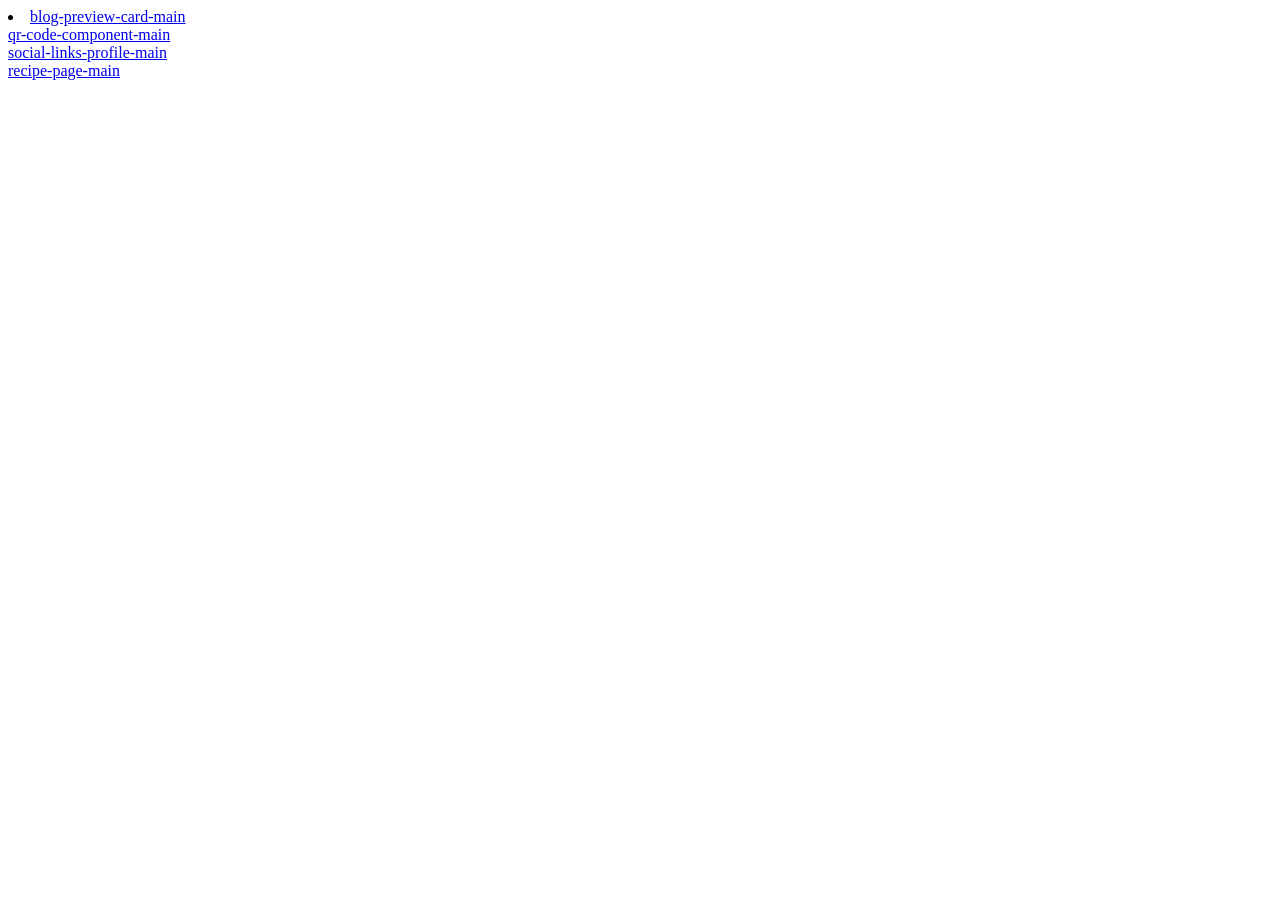
<file: index.html>
<!DOCTYPE html>
<html lang="en">
<head>
    <meta charset="UTF-8">
    <meta name="viewport" content="width=device-width, initial-scale=1.0">
    <title>Document</title>
</head>
<body>
    <li>
        <a href="./blog-preview-card-main/index.html">
blog-preview-card-main
        </a>
<br>
        <a href="./qr-code-component-main/index.html">
qr-code-component-main
        </a>
<br>
        <a href="./social-links-profile-main/index.html">
social-links-profile-main
        </a>
        <br>
        <a href="./recipe-page-main/index.html">
recipe-page-main
        </a>
    </li> 
</body>
</html>
</file>
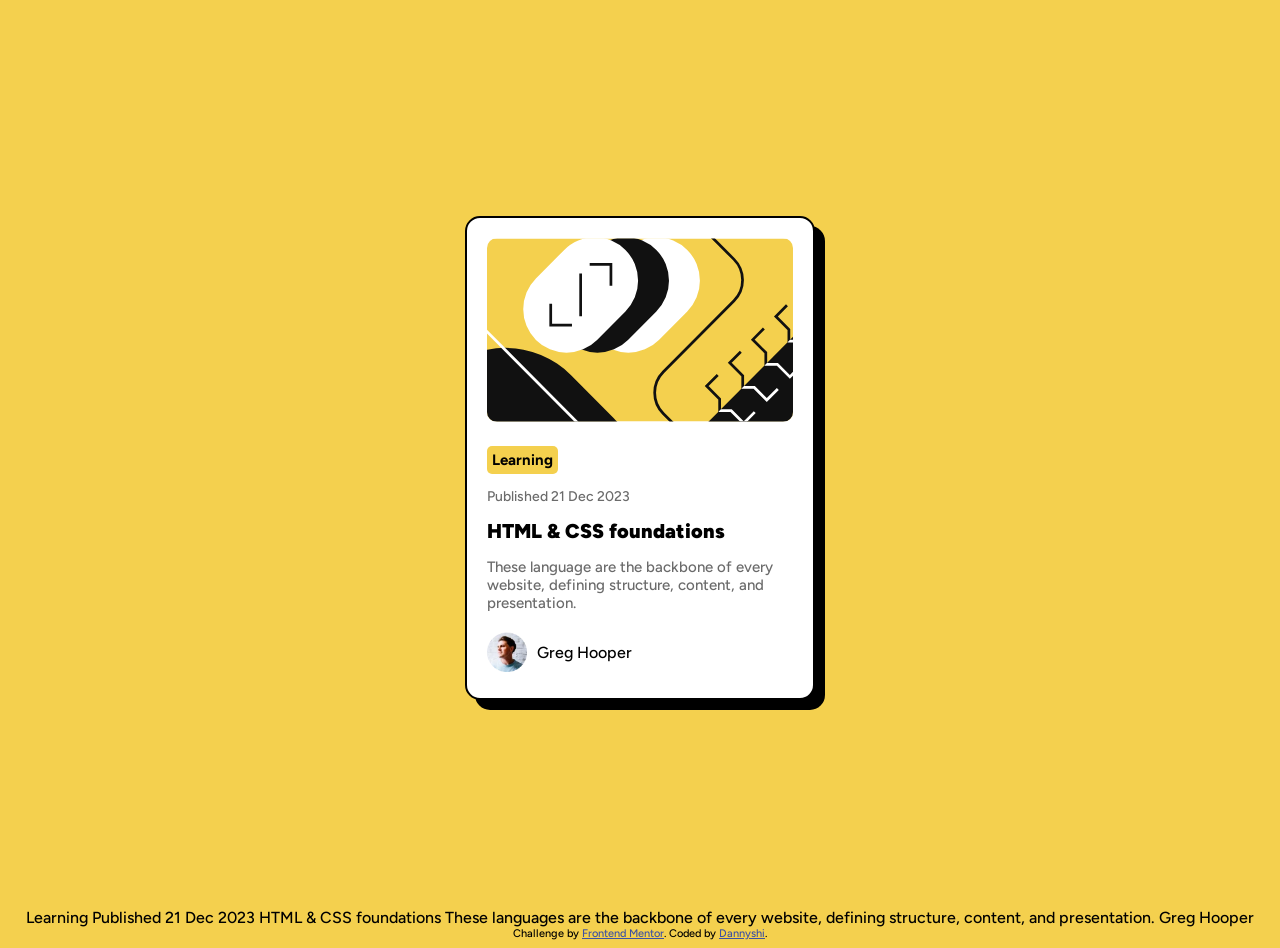
<file: blog-preview-card-main/index.html>
<!DOCTYPE html>
<html lang="en">

<head>
  <meta charset="UTF-8">
  <meta name="viewport" content="width=device-width, initial-scale=1.0">
  <!-- displays site properly based on user's device -->
  <title>Frontend Mentor | Blog preview card</title>

  <link rel="icon" type="image/png" sizes="32x32" href="./assets/images/favicon-32x32.png">
  <link rel="preconnect" href="https://fonts.googleapis.com">
  <link rel="preconnect" href="https://fonts.gstatic.com" crossorigin>
  <link href="https://fonts.googleapis.com/css2?family=Figtree:ital,wght@0,300..900;1,300..900&display=swap"
    rel="stylesheet">

  <link rel="stylesheet" href="./assets/style.css">


  <!-- Feel free to remove these styles or customise in your own stylesheet 👍 -->
</head>

<body>

  <div class="container-preview-card">
    <div class="preview-card">
      <img class="preview-img" src="./assets/images/illustration-article.svg" sizes="" alt="">
      <div class="container-tag" src="" alt="">
        <div class="tag" id="Learning">
          Learning
        </div>
      </div>
      <p class="published-date">Published 21 Dec 2023 </p>
      <h1>HTML & CSS foundations</h1>
      <p class="description">
        These language are the backbone of every website, defining structure, content, and
        presentation.
      </p>
      <div class="author-box">
        <img src="./assets/images/image-avatar.webp" alt="">
        <p>Greg Hooper</p>
      </div>
    </div>
  </div>

</body>
<footer>
  Learning

  Published 21 Dec 2023

  HTML & CSS foundations

  These languages are the backbone of every website, defining structure, content, and presentation.

  Greg Hooper

  <div class="attribution">
    Challenge by <a href="https://www.frontendmentor.io?ref=challenge" target="_blank">Frontend Mentor</a>.
    Coded by <a href="https://dannyshi01.github.io/frontend-mentor-challenge" target="_blank">Dannyshi</a>.
  </div>
<footer>


</html>
</file>
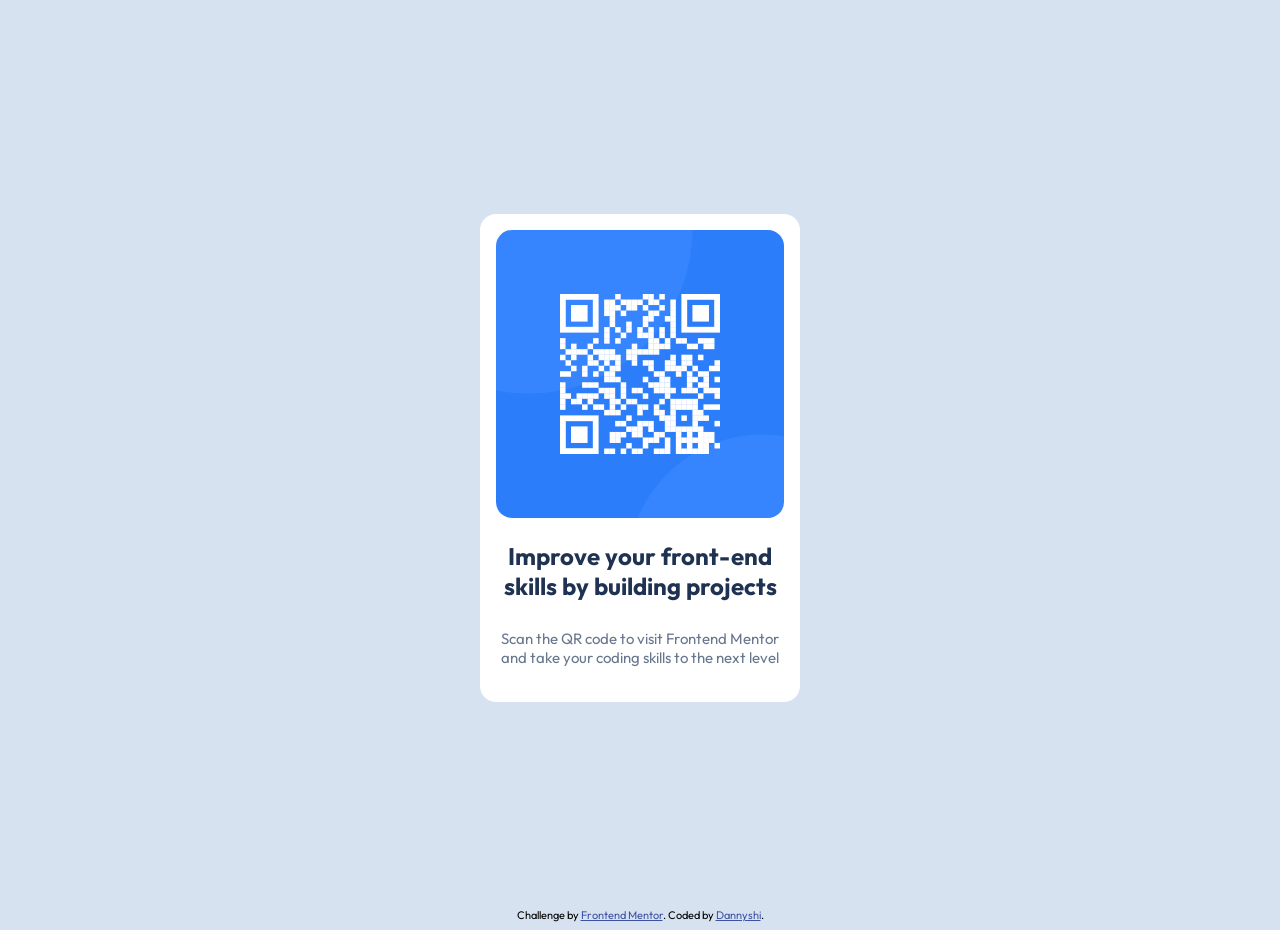
<file: qr-code-component-main/index.html>
<!DOCTYPE html>
<html lang="en">

<head>
  <meta charset="UTF-8">
  <meta name="viewport" content="width=device-width, initial-scale=1.0">
  <!-- displays site properly based on user's device -->

  <link rel="icon" type="image/png" sizes="32x32" href="./images/favicon-32x32.png">
  <link rel="preconnect" href="https://fonts.googleapis.com">
  <link rel="preconnect" href="https://fonts.gstatic.com" crossorigin>
  <link
    href="https://fonts.googleapis.com/css2?family=Figtree:ital,wght@0,300..900;1,300..900&family=Outfit:wght@100..900&display=swap"
    rel="stylesheet">


  <title>Frontend Mentor | QR code component</title>

  <!-- Feel free to remove these styles or customise in your own stylesheet 👍 -->
  <style>
    * {
      box-sizing: border-box;

    }

    :root {
      --slate300: hsl(212, 45%, 89%);
      --slate600: hsl(216, 15%, 48%);
      --slate900: hsl(218, 44%, 22%);

    }

    body {
      font-family: "Outfit", monospace;
      background-color: var(--slate300);
    }

    .container-card {
      display: flex;
      align-items: center;
      justify-content: center;
      height: 100vh;
    }



    .card {
      display: flex;
      flex-direction: column;
      align-items: center;
      width: 20em;
      padding: 1em;
      background-color: white;
      border-radius: 1em;


    }

    .card img {
      border-radius: 1em;
      width: 100%;


    }

    .card h1 {
      font-weight: 700;
      font-size: 24px;
      color: var(--slate900);
      text-align: center;
      padding: 0.3em;

    }

    .card p {
      font-weight: 400;
      font-size: 15px;
      color: var(--slate600);
      text-align: center;
      padding: 0.3em;
      margin: 0 0 1em 0;


    }


    .attribution {
      font-size: 11px;
      text-align: center;
    }

    .attribution a {
      color: hsl(228, 45%, 44%);
    }
  </style>
</head>

<body>
  <div class="container-card">
    <div class="card">
      <img src="./images/image-qr-code.png" alt="">


      <h1>
        Improve your front-end skills by building projects

      </h1>

      <p>
        Scan the QR code to visit Frontend Mentor and take your coding skills to the next level
      </p>
    </div>
  </div>
  </div>
  <div class="attribution">
    Challenge by <a href="https://www.frontendmentor.io?ref=challenge" target="_blank">Frontend Mentor</a>.
    Coded by <a href="https://dannyshi01.github.io/frontend-mentor-challenge" target="_blank">Dannyshi</a>.
  </div>

</body>

</html>
</file>
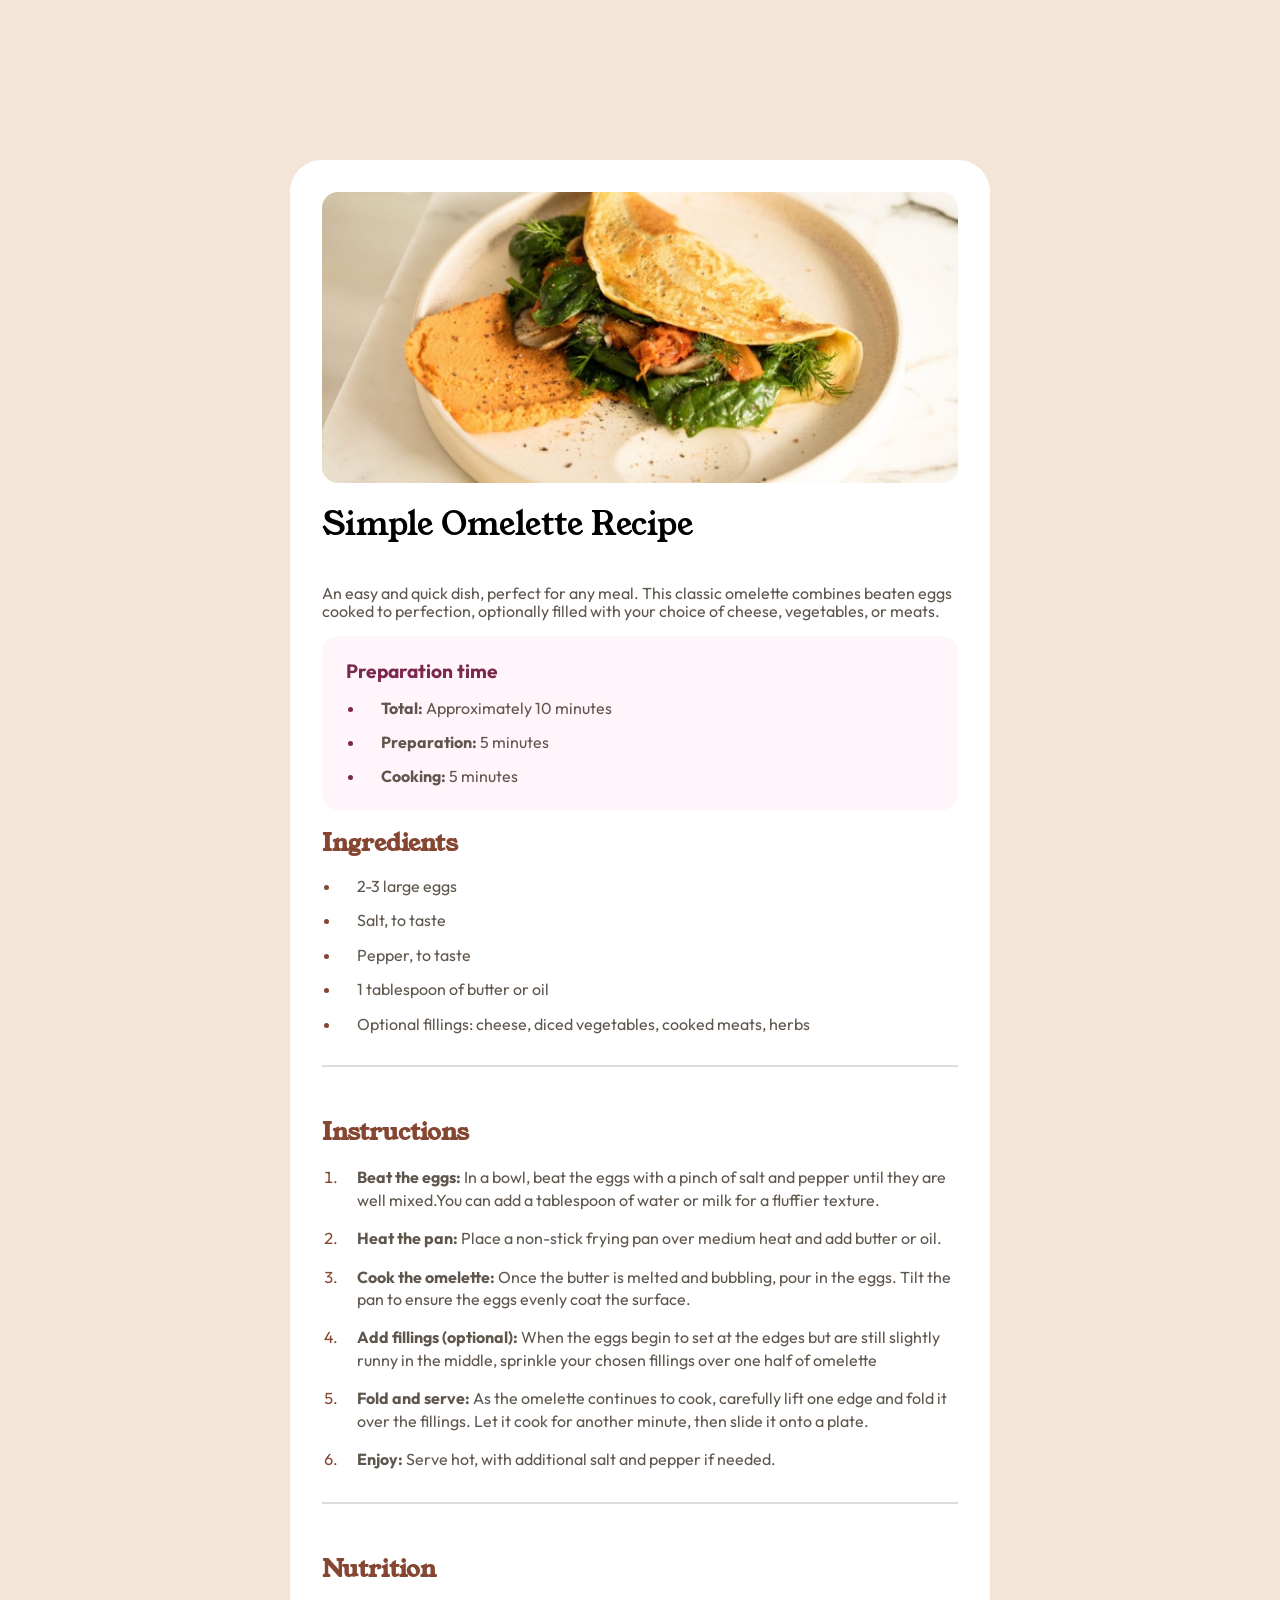
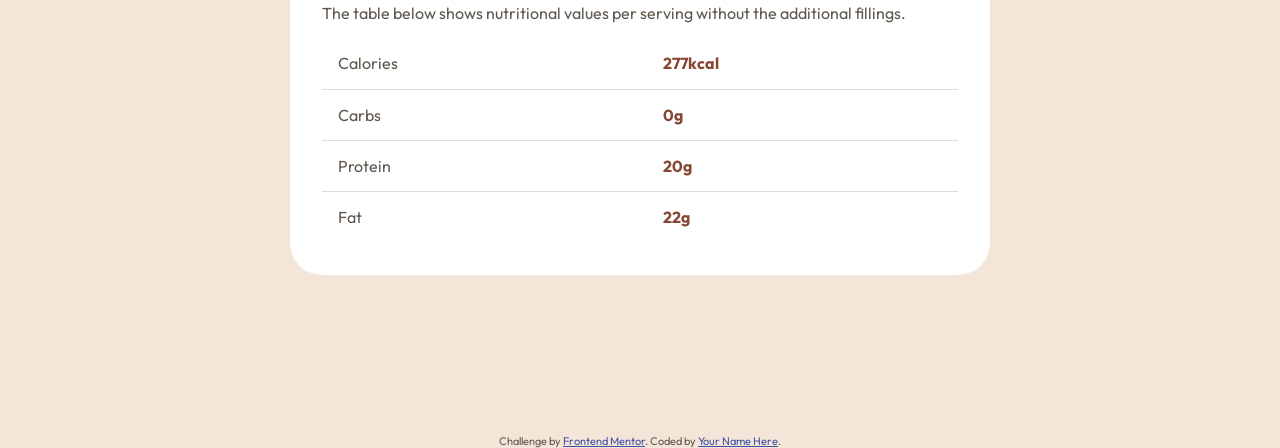
<file: recipe-page-main/index.html>
<!DOCTYPE html>
<html lang="en">

<head>
  <meta charset="UTF-8">
  <meta name="viewport" content="width=device-width, initial-scale=1.0">
  <!-- displays site properly based on user's device -->

  <link rel="icon" type="image/png" sizes="32x32" href="./assets/images/favicon-32x32.png">

  <!-- font -->
  <link rel="preconnect" href="https://fonts.googleapis.com">
  <link rel="preconnect" href="https://fonts.gstatic.com" crossorigin>
  <link
    href="https://fonts.googleapis.com/css2?family=Figtree:ital,wght@0,300..900;1,300..900&family=Inter:ital,opsz,wght@0,14..32,100..900;1,14..32,100..900&family=Outfit:wght@100..900&family=Young+Serif&display=swap"
    rel="stylesheet">

  <!-- cssreset normalize.css -->
  <link rel="stylesheet" href="./assets/normalize.css">
  <link rel="stylesheet" href="./assets/style.css">


  <title>Frontend Mentor | Recipe page</title>

</head>

<body>
  <div class="wrap">
    <img class="recipe-image" src="./assets/images/image-omelette.jpeg" alt="an omelette">
    <h1 class="title">Simple Omelette Recipe</h1>
    <p class="desc">An easy and quick dish, perfect for any meal. This classic omelette combines beaten eggs cooked
      to perfection, optionally filled with your choice of cheese, vegetables, or meats.</p>
    <div class="preparation-time">
      <h2>Preparation time</h2>
      <ul class="general-list" id="preparation-time-list">
        <li><b>Total:</b> Approximately 10 minutes</li>
        <li><b>Preparation:</b> 5 minutes</li>
        <li><b>Cooking:</b> 5 minutes</li>
    </div>

    <div class="ingredients">
      <h2>Ingredients</h2>
      <ul class="general-list" id="ingredients-list">
        <li>2-3 large eggs</li>
        <li>Salt, to taste</li>
        <li>Pepper, to taste</li>
        <li>1 tablespoon of butter or oil</li>
        <li>Optional fillings: cheese, diced vegetables, cooked meats, herbs</li>
      </ul>
    </div>

    <hr>

    <div class="instructions">
      <h2>Instructions</h2>
      <ol class="order-list" id="instructions-list">
        <li><b>Beat the eggs:</b> In a bowl, beat the eggs with a pinch of salt and pepper until they are well
          mixed.You can add a tablespoon of water or milk for a fluffier texture.</li>
        <li><b>Heat the pan:</b> Place a non-stick frying pan over medium heat and add butter or oil.</li>
        <li><b>Cook the omelette:</b> Once the butter is melted and bubbling, pour in the eggs. Tilt the pan to
          ensure the eggs evenly coat the surface.</li>
        <li><b>Add fillings (optional):</b> When the eggs begin to set at the edges but are still slightly runny
          in the middle, sprinkle your chosen fillings over one half of omelette</li>
        <li><b>Fold and serve: </b> As the omelette continues to cook, carefully lift one edge and fold it over
          the fillings. Let it cook for another minute, then slide it onto a plate.</li>
        <li><b>Enjoy: </b> Serve hot, with additional salt and pepper if needed.</li>
      </ol>
    </div>
    <hr>

    <div class="nutrition">
      <h2>Nutrition</h2>
      <p>The table below shows nutritional values per serving without the additional fillings.</p>
      <table>
        <tr>
          <td>Calories</td>
          <td><span>277kcal</span></td>
        </tr>
        <tr>
          <td>Carbs</td>
          <td><span>0g</span></td>
        </tr>
        <tr>
          <td>Protein</td>
          <td><span>20g</span></td>
        </tr>
        <tr>
          <td>Fat</td>
          <td><span>22g</span></td>
        </tr>

      </table>
    </div>
  </div>
  <div class="attribution">
    Challenge by <a href="https://www.frontendmentor.io?ref=challenge" target="_blank">Frontend Mentor</a>.
    Coded by <a href="#">Your Name Here</a>.
  </div>
</body>

</html>
</file>
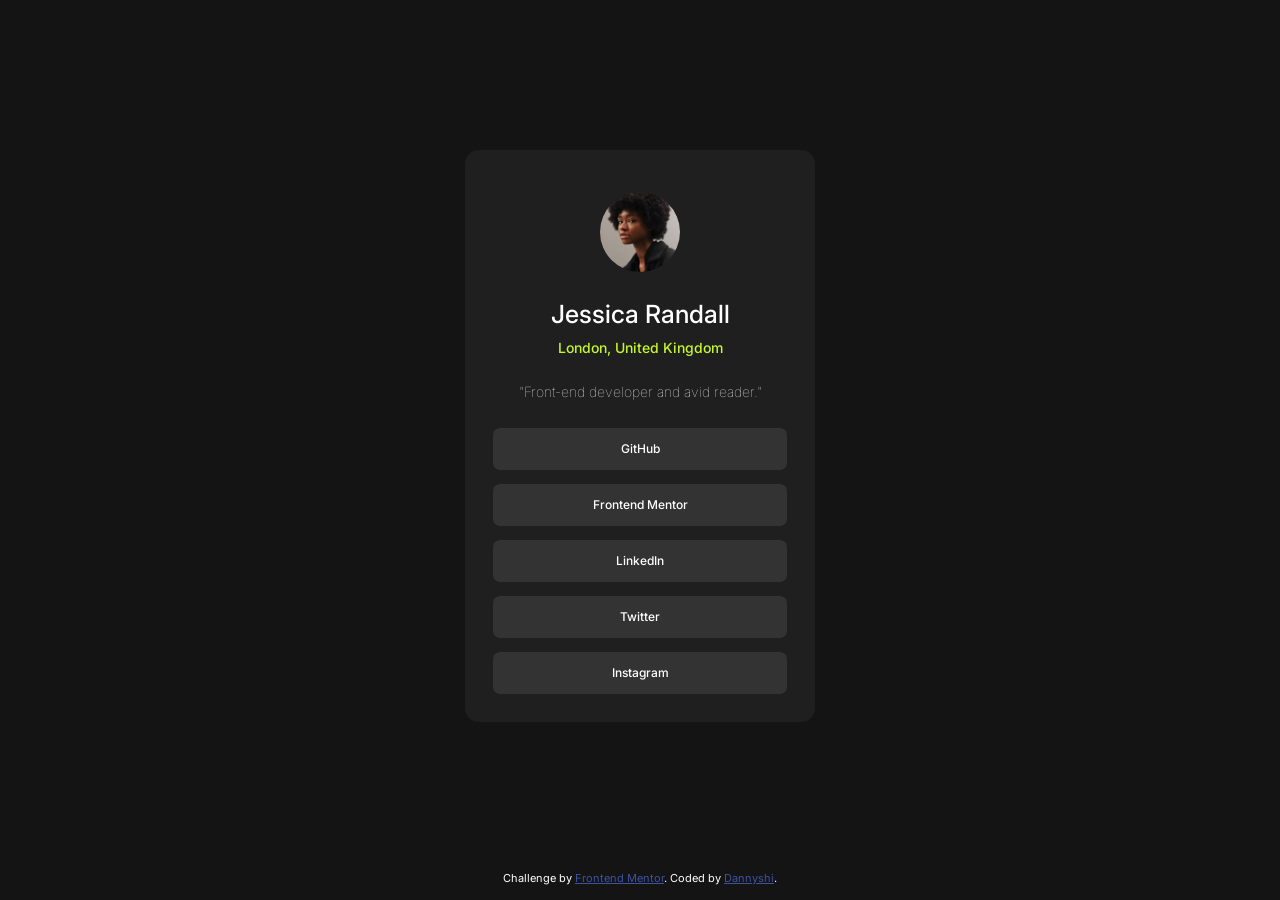
<file: social-links-profile-main/index.html>
<!DOCTYPE html>
<html lang="en">

<head>
  <title>Frontend Mentor | Social links profile</title>
  <meta charset="UTF-8">
  <!-- displays site properly based on user's device -->
  <meta name="viewport" content="width=device-width, initial-scale=1.0">

  <link rel="icon" type="image/png" sizes="32x32" href="./assets/images/favicon-32x32.png">

  <!-- font -->
  <link rel="preconnect" href="https://fonts.googleapis.com">
  <link rel="preconnect" href="https://fonts.gstatic.com" crossorigin>
  <link  rel="stylesheet"
    href="https://fonts.googleapis.com/css2?family=Figtree:ital,wght@0,300..900;1,300..900&family=Inter:ital,opsz,wght@0,14..32,100..900;1,14..32,100..900&family=Outfit:wght@100..900&display=swap"
>

  <!-- cssreset normalize.css -->
  <link rel="stylesheet" href="./assets/normalize.css">
  <link rel="stylesheet" href="./assets/style.css">



</head>

<body>
  <div class="wrap">
    <div class="user-wrap">
      <img class="avatar" src="./assets/images/avatar-jessica.jpeg" alt="">
      <h1>Jessica Randall</h1>
      <h2>London, United Kingdom</h2>
      <p> "Front-end developer and avid reader."</p>

      <div class="sociallink-wrap">
        <div class="sociallink">GitHub</div>
        <div class="sociallink">Frontend Mentor</div>
        <div class="sociallink">LinkedIn</div>
        <div class="sociallink">Twitter</div>
        <div class="sociallink">Instagram</div>
      </div>

    </div>

  </div>

  <div class="attribution">
    Challenge by <a href="https://www.frontendmentor.io?ref=challenge" target="_blank">Frontend Mentor</a>.
    Coded by <a href="https://dannyshi01.github.io/frontend-mentor-challenge" target="_blank">Dannyshi</a>.
  </div>
</body>

</html>
</file>
<file: blog-preview-card-main/assets/style.css>
* {
    box-sizing: border-box;
}

:root {
    --yellow-color: hsl(47, 88%, 63%);
    --grey-color: hsl(0, 0%, 42%);
}



body {
    background-color: var(--yellow-color);
    font-family: "Figtree", monospace;
    font-weight: 500;
}

.container-preview-card {
    display: flex;
    flex-wrap: wrap;
    justify-content: center;
    align-items: center;
    min-height: 100vh;
}


/*  if using grid, but not optimizing it yet
    .container-preview-card {
      display: grid;
      grid-template-columns:repeat(3, 400px) ;
      grid-auto-flow: row;
      justify-content: center;
      place-items: center;
      min-height: 100vh;
    } */


.preview-card {
    background-color: white;
    width: 350px;
    margin: 10px;
    padding: 20px;
    border: 2px solid black;
    border-radius: 15px;
    box-shadow: 10px 10px;
}

.preview-img {
    width: 100%;
    border-radius: 10px;

}

.container-tag {
    display: flex;
    flex-wrap: wrap;
    align-items: center;
    gap: 5px;
}

.tag {
    background-color: var(--yellow-color);
    width: fit-content;
    margin-top: 20px;
    padding: 5px;
    font-size: 15px;
    font-weight: bold;
    border-radius: 5px;

}

.tag:hover,
.tag:focus {
    background-color: var(--grey-color);
    color: white;
}


.preview-card .published-date {
    font-size: 14px;
    color: var(--grey-color);
}

.preview-card h1 {
    font-size: 20px;
    font-weight: 900;
}

.preview-card h1:hover {
    color: var(--yellow-color);
}

.preview-card h1:focus {
    color: var(--yellow-color);
}

.preview-card .description {
    font-size: 15px;
    color: var(--grey-color);
}

.preview-card .author-box {
    display: flex;
    align-items: center;
}

.preview-card .author-box p {
    margin-left: 10px;
}

.preview-card .author-box img {
    width: 40px;
}

.attribution {
    font-size: 11px;
    text-align: center;
}

.attribution a {
    color: hsl(228, 45%, 44%);
}

footer {
    text-align: center;
}
</file>
<file: recipe-page-main/assets/style.css>
/* root element (like <html> ) only :root can declare global variable */
    :root {
      --Stone100: hsl(30, 54%, 90%);
      --Stone150: hsl(30, 18%, 87%);
      --Stone600: hsl(30, 10%, 34%);
      --Stone900: hsl(24, 5%, 18%);
      --Brown800: hsl(14, 45%, 36%);
      --Rose800: hsl(332, 51%, 32%);
      --Rose50: hsl(330, 100%, 98%);

      --title: 'Young Serif', monospace;
    }


    * {
      box-sizing: border-box;
    }

    body {
      font-size: 16px;
      font-family: "Outfit", "Figtree", "Inter", "Young Serif", monospace;
      color: var(--Stone600);
      background-color: var(--Stone100);
      display: flex;
      flex-direction: column;
      justify-content: center;
      align-items: center;
    }



    /* RWD media query desktop*/
    @media screen and (min-width:780px) {


      .wrap {
        display: flex;
        flex-direction: column;
        background-color: white;
        border-radius: 2rem;
        max-width: 700px;
        padding: 2rem;
        height: fit-content;
        margin-top: 10rem;
        margin-bottom: 10rem;
      }

      .recipe-image{
        width: 100%;
        border-radius: 1rem;
      }

    }

    /* RWD media query mobile*/
    @media screen and (max-width:780px) {


      .wrap {
        display: flex;
        flex-direction: column;
        background-color: white;
        width: 100vw;
        padding: 2rem;
        height: fit-content;
      }


      .recipe-image {
        width: 100vw;
        margin-left: -2rem;
        margin-top: -2rem;
      }

    }


    h1 {
      font-family: var(--title);
      color: black;
      font-weight: 300;
      margin: 0%;
    }

    h2 {
      font-family: var(--title);
      color: var(--Brown800);

    }

    .title {
      margin: 1.5rem 0 ;

    }

    .desc {
      margin-bottom: 1rem;
    }

    .preparation-time {
      display: flex;
      flex-direction: column;
      width: 100%;
      background-color: var(--Rose50);
      border-radius: 1rem;
      padding: 1.5rem;

    }

    .preparation-time h2 {
      color: var(--Rose800);
      font-family: 'outfit';
      font-size: 1.2rem;
      margin: 0;
    }

    .general-list {
      padding-left: 1.2rem;
      margin: 0%;
    }

    .general-list li {
      margin-top: 1rem;
      padding-left: 1rem;
    }


    .preparation-time li::marker {
      color: var(--Rose800);
    }

    .ingredients li::marker {
      color: var(--Brown800);
    }

    .order-list {
      padding-left: 1.2rem;
      margin: 0%;
    }

    .order-list li {
      margin-top: 1rem;
      padding-left: 1rem;
      /* text-indent: 1rem; */
      line-height: 1.4rem;
    }



    .order-list li::marker {
      color: var(--Brown800);
    }


    hr {
      border: none;
      margin: 2rem 0;
      height: 2px;
      background-color: #ddd;
      width: 100%;

    }


    table {
      width: 100%;
      /* make the border to collapse as one line */
      border-collapse: collapse;
      /* hidden the outside border (!! it has the most privilege so that i can correspond with the border internal ) */
      border: hidden;
    }


    td {
      border-top: #ddd 1px solid;
      padding: 1rem;
    }

    td span {
      color: var(--Brown800);
      font-weight: bold;
    }


    .attribution {
      font-size: 11px;
      text-align: center;
    }

    .attribution a {
      color: hsl(228, 45%, 44%);
    }
</file>
<file: social-links-profile-main/assets/style.css>
/* css reset */

*,
::after,
::before {
  box-sizing: border-box;
}

html {
  font-size: 14px;
}

/* root element (like <html> ) only :root can declare global variable */
:root {

  --grass-green: hsl(75, 94%, 57%);
  --grey-700: hsl(0, 0%, 20%);
  --grey-800: hsl(0, 0%, 12%);
  --grey-900: hsl(0, 0%, 8%);

}

body {
  font-family: "Inter", "Figtree", monospace;
  background-color: var(--grey-900);
}


.wrap {
  display: flex;
  flex-direction: column;
  justify-content: center;
  align-items: center;
  min-height: 100vh;
  margin: -1rem;

}

.user-wrap {
  display: flex;
  flex-direction: column;
  justify-content: center;
  align-items: center;
  width: 350px;
  border-radius: 1rem;
  background-color: var(--grey-800);
  padding: 2rem;

}

.avatar {
  border-radius: 50%;
  width: 80px;
  margin-top: 1rem;
  margin-bottom: 2rem;

}

.user-wrap h1 {
  color: white;
  font-size: 25px;
  font-weight: 500;
  margin: 0%;
}

.user-wrap h2 {
  color: var(--grass-green);
  font-size: 14px;
  font-weight: 500;
  margin-bottom: 1rem;
}

.user-wrap p {
  color: white;
  font-size: 14px;
  font-weight: 100;
}

.sociallink-wrap {
  width: 100%;
  justify-items: center;

}


.sociallink {
  background-color: var(--grey-700);
  font-size: 12px;
  font-weight: 500;
  align-content: center;
  color: white;
  text-align: center;
  width: 100%;
  height: 3rem;
  border-radius: 0.5rem;
  margin-top: 1rem;

}

.sociallink:hover,
.sociallink:active {
  background-color: var(--grass-green);
  color: black;
}

.attribution {
  font-size: 11px;
  text-align: center;
  color: white;
  position: relative;
}

.attribution a {
  color: hsl(228, 45%, 44%);
}
</file>
